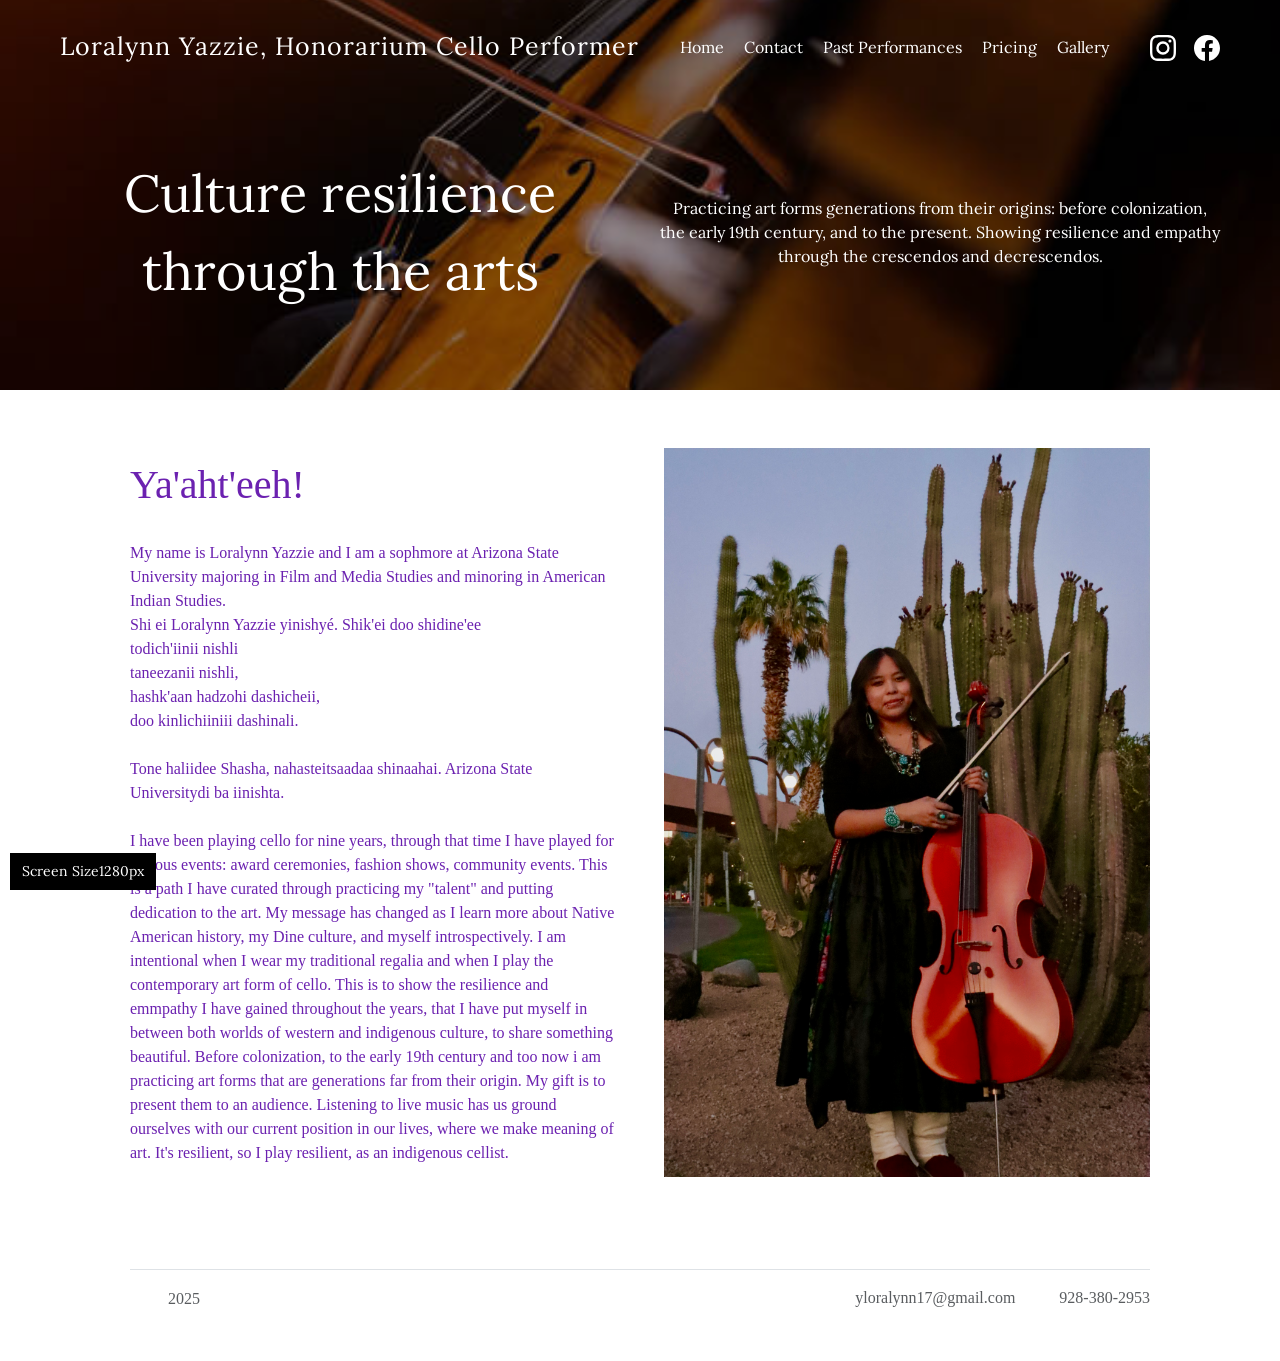
<file: index.html>
<!DOCTYPE html>
<html lang="en">

<head>
    <meta charset="UTF-8">
    <meta name="viewport" content="width=device-width, initial-scale=1.0">
    <title>Loralynn's Contact & Info Website</title>

    <!-- Bootstrap CSS -->
    <link href="https://cdn.jsdelivr.net/npm/bootstrap@5.3.3/dist/css/bootstrap.min.css" rel="stylesheet"
        integrity="sha384-QWTKZyjpPEjISv5WaRU9OFeRpok6YctnYmDr5pNlyT2bRjXh0JMhjY6hW+ALEwIH" crossorigin="anonymous">

    <!-- Google Font: Lora -->
    <link href="https://fonts.googleapis.com/css2?family=Lora:wght@400;700&display=swap" rel="stylesheet">

    <link rel="stylesheet" href="styles.css">

    <style>
        /* Lora font for headings */
        /* Global font & color */
      body {
        font-family: 'Lora', serif;
        color: rgb(107, 33, 176);
      }

    </style>
</head>

<body>
<div class="hero">

  <div class="header">
    
    <div class="header-top">
      <div class="header-title">
        Loralynn Yazzie, Honorarium Cello Performer
      </div>

      <div class="header-links">
        <!-- Page links -->
        <a href="index.html" class="page-link">Home</a>
        <a href="contact.html" class="page-link">Contact</a>
        <a href="pastPerformances.html" class="page-link">Past Performances</a>
        <a href="pricing.html" class="page-link">Pricing</a>
        <a href="gallery.html" class="page-link">Gallery</a>
      </div>
      
      <div class="header-icons">
        <a href="https://www.instagram.com/ohjgeez" target="_blank">
          <img src="./photos/instagram.svg" alt="Instagram">
        </a>

        <a href="https://www.facebook.com/loralynn.yazzie.3" target="_blank">
          <img src="./photos/facebook.svg" alt="Facebook">
        </a>
      </div>
    </div>

    <div class="header-bottom">
      <div class="hero-text-large">
        Culture resilience through the arts
      </div>

      <div class="hero-text-small">
      
        Practicing art forms generations from
        their origins: before colonization, the 
        early 19th century, and to the present.
        Showing resilience and empathy through
        the crescendos and decrescendos.
      </div>
    </div>

  </div>

</div>


<div class="screen-test">Screen Size</div>

<div class="container">
  <div class="row flex-lg-row-reverse align-items-center g-5 py-5">
    <div class="col-10 col-sm-8 col-lg-6 d-flex justify-content-center">
       <img src="./photos/IMG_1550.jpg" class="responsive-img" alt="Loralynns Picture" loading="lazy">
    </div>
    <div class="col-lg-6">
      <h1>Ya'aht'eeh!</h1>
      <br class="lead">
            My name is Loralynn Yazzie and I am a sophmore at Arizona State University
            majoring in Film and Media Studies and minoring in American Indian Studies.</br>

            Shi ei Loralynn Yazzie yinishyé. Shik'ei doo shidine'ee
            </br>todich'iinii nishli</br>
            taneezanii nishli,</br>
            hashk'aan hadzohi dashicheii,</br>
            doo kinlichiiniii dashinali.</br></br>
            Tone haliidee Shasha, nahasteitsaadaa shinaahai. Arizona State Universitydi 
            ba iinishta.</br></br>
            I have been playing cello for nine years, through that time I have played for
            various events: award ceremonies, fashion shows, community events. This is a
            path I have curated through practicing my "talent" and putting dedication to the
            art. My message has changed as I learn more about Native American history, my
            Dine culture, and myself introspectively. I am intentional when I wear my
            traditional regalia and when I play the contemporary art form of cello. This is to
            show the resilience and emmpathy I have gained throughout the years, that I have
            put myself in between both worlds of western and indigenous culture, to share
            something beautiful. Before colonization, to the early 19th century and too now
            i am practicing art forms that are generations far from their origin. My gift
            is to present them to an audience. Listening to live music has us ground ourselves
            with our current position in our lives, where we make meaning of art. It's
            resilient, so I play resilient, as an indigenous cellist.
        

    </div>
  </div>
</div>









  <div class="container">
    <footer class="d-flex flex-wrap justify-content-between align-items-center py-3 my-4 border-top">
      <div class="col-md-4 d-flex align-items-center">
        <a href="/" class="mb-3 me-2 mb-md-0 text-body-secondary text-decoration-none lh-1">
          <svg class="bi" width="30" height="24"><use xlink:href="#bootstrap"></use></svg>
        </a>
        <span class="mb-3 mb-md-0 text-body-secondary">2025</span>
      </div>
  
      <ul class="nav col-md-4 justify-content-end list-unstyled d-flex">
        <li class="ms-3"><a class="text-body-secondary lora-font" href="mailto:yloralynn17@gmail.com" style="text-decoration: none"><svg class="bi" width="24" height="24"><use xlink:href="#instagram"></use></svg>
        yloralynn17@gmail.com
        </a></li>
        <li class="ms-3"><a class="text-body-secondary lora-font" href="calito:928-380-2953" style="text-decoration: none"><svg class="bi" width="24" height="24"><use xlink:href="#twitter"></use></svg>
        928-380-2953
        </a></li>
      </ul>
    </footer>
  </div>
    

  </footer>
</div>
    



    <!-- Bootstrap JS & jQuery -->
    <script src="https://ajax.googleapis.com/ajax/libs/jquery/3.7.1/jquery.min.js"></script>
    <script src="https://cdn.jsdelivr.net/npm/bootstrap@5.3.3/dist/js/bootstrap.bundle.min.js"
        integrity="sha384-YvpcrYf0tY3lHB60NNkmXc5s9fDVZLESaAA55NDzOxhy9GkcIdslK1eN7N6jIeHz" crossorigin="anonymous">
    </script>
    
</body>

</html>
</file>
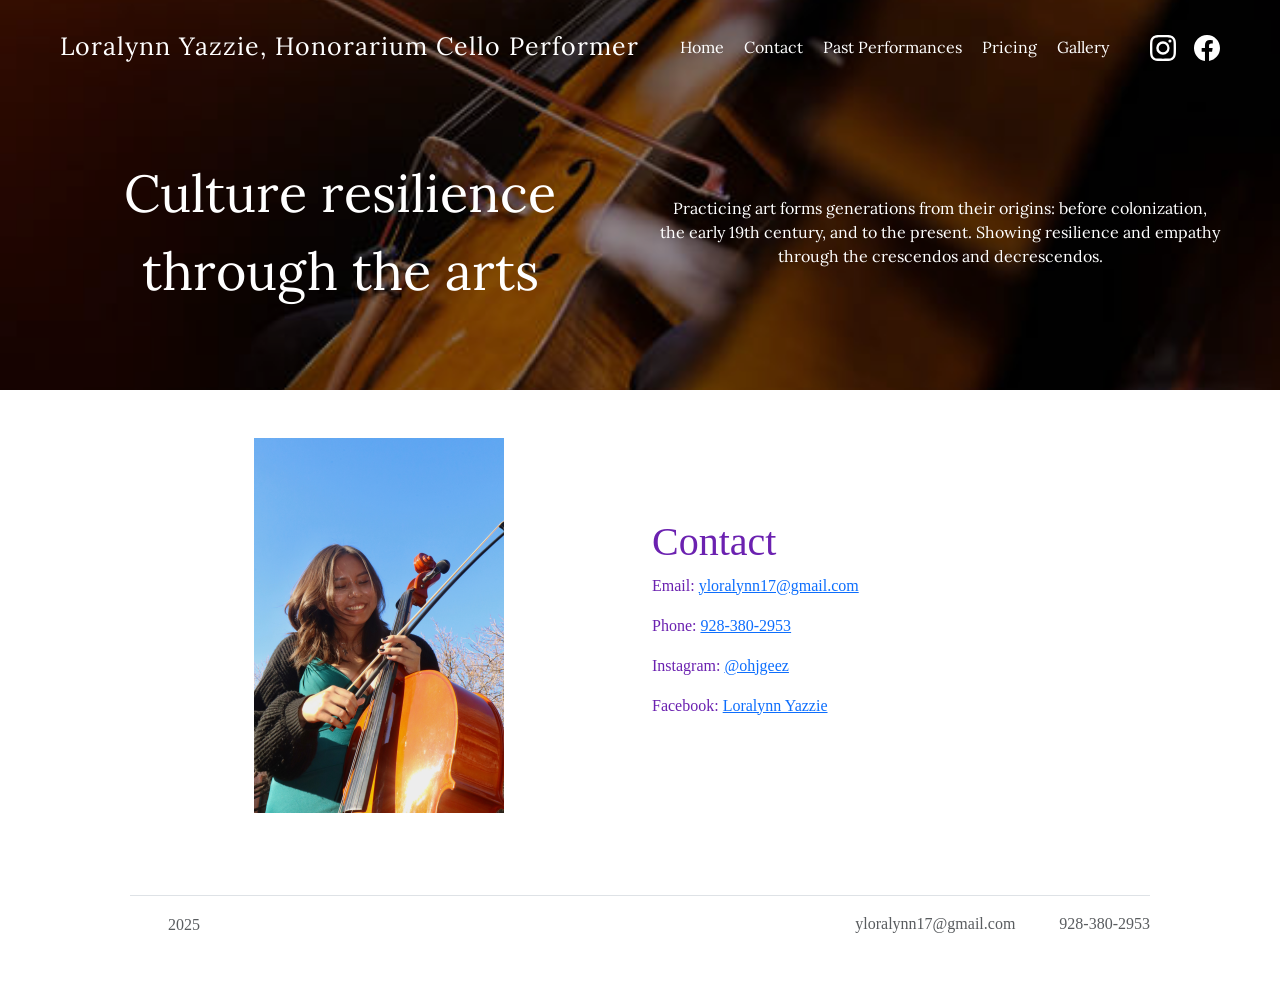
<file: contact.html>
<!DOCTYPE html>
<html lang="en">

<head>
    <meta charset="UTF-8">
    <meta name="viewport" content="width=device-width, initial-scale=1.0">
    <title>Loralynn's Contact & Info Website</title>

    <!-- Bootstrap CSS -->
    <link href="https://cdn.jsdelivr.net/npm/bootstrap@5.3.3/dist/css/bootstrap.min.css" rel="stylesheet"
        integrity="sha384-QWTKZyjpPEjISv5WaRU9OFeRpok6YctnYmDr5pNlyT2bRjXh0JMhjY6hW+ALEwIH" crossorigin="anonymous">

    <!-- Google Font: Lora -->
    <link href="https://fonts.googleapis.com/css2?family=Lora:wght@400;700&display=swap" rel="stylesheet">

    <link rel="stylesheet" href="styles.css">

    <style>
        /* Lora font for headings */
        /* Global font & color */
      body {
        font-family: 'Lora', serif;
        color: rgb(107, 33, 176);
      }

    </style>
</head>

<body>
<div class="hero">

  <div class="header">
    
    <div class="header-top">
      <div class="header-title">
        Loralynn Yazzie, Honorarium Cello Performer
      </div>

      <div class="header-links">
        <!-- Page links -->
        <a href="index.html" class="page-link">Home</a>
        <a href="contact.html" class="page-link">Contact</a>
        <a href="pastPerformances.html" class="page-link">Past Performances</a>
        <a href="pricing.html" class="page-link">Pricing</a>
        <a href="gallery.html" class="page-link">Gallery</a>
      </div>
      
      <div class="header-icons">
        <a href="https://www.instagram.com/ohjgeez" target="_blank">
          <img src="./photos/instagram.svg" alt="Instagram">
        </a>

        <a href="https://www.facebook.com/loralynn.yazzie.3" target="_blank">
          <img src="./photos/facebook.svg" alt="Facebook">
        </a>
      </div>

      
    </div>

    <div class="header-bottom">
      <div class="hero-text-large">
        Culture resilience through the arts
      </div>

      <div class="hero-text-small">
      
        Practicing art forms generations from
        their origins: before colonization, the 
        early 19th century, and to the present.
        Showing resilience and empathy through
        the crescendos and decrescendos.
      </div>
    </div>

  </div>

</div>

<div class="container py-5">
  <div class="row align-items-center">
    <!-- Image column -->
    <div class="col-12 col-md-6 d-flex justify-content-center">
      <img src="./photos/IMG_0744.jpeg" class="responsive-img img-fluid" style="max-width: 250px;" alt="Loralynn's Picture" loading="lazy">
    </div>

    <!-- Text column -->
    <div class="col-12 col-md-6">
      <h1>Contact</h1>
      <p>Email: <a href="mailto:yloralynn17@gmail.com">yloralynn17@gmail.com</a></p>
      <p>Phone: <a href="tel:9283802953">928-380-2953</a></p>
      <p>Instagram: <a href="https://www.instagram.com/ohjgeez" target="_blank">@ohjgeez</a></p>
      <p>Facebook: <a href="https://www.facebook.com/loralynn.yazzie.3" target="_blank">Loralynn Yazzie</a></p>
    </div>
  </div>
</div>


<div class="container">
    <footer class="d-flex flex-wrap justify-content-between align-items-center py-3 my-4 border-top">
      <div class="col-md-4 d-flex align-items-center">
        <a href="/" class="mb-3 me-2 mb-md-0 text-body-secondary text-decoration-none lh-1">
          <svg class="bi" width="30" height="24"><use xlink:href="#bootstrap"></use></svg>
        </a>
        <span class="mb-3 mb-md-0 text-body-secondary">2025</span>
      </div>
  
      <ul class="nav col-md-4 justify-content-end list-unstyled d-flex">
        <li class="ms-3"><a class="text-body-secondary lora-font" href="mailto:yloralynn17@gmail.com" style="text-decoration: none"><svg class="bi" width="24" height="24"><use xlink:href="#instagram"></use></svg>
        yloralynn17@gmail.com
        </a></li>
        <li class="ms-3"><a class="text-body-secondary lora-font" href="calito:928-380-2953" style="text-decoration: none"><svg class="bi" width="24" height="24"><use xlink:href="#twitter"></use></svg>
        928-380-2953
        </a></li>
      </ul>
    </footer>
  </div>
    

  </footer>
</div>
</file>
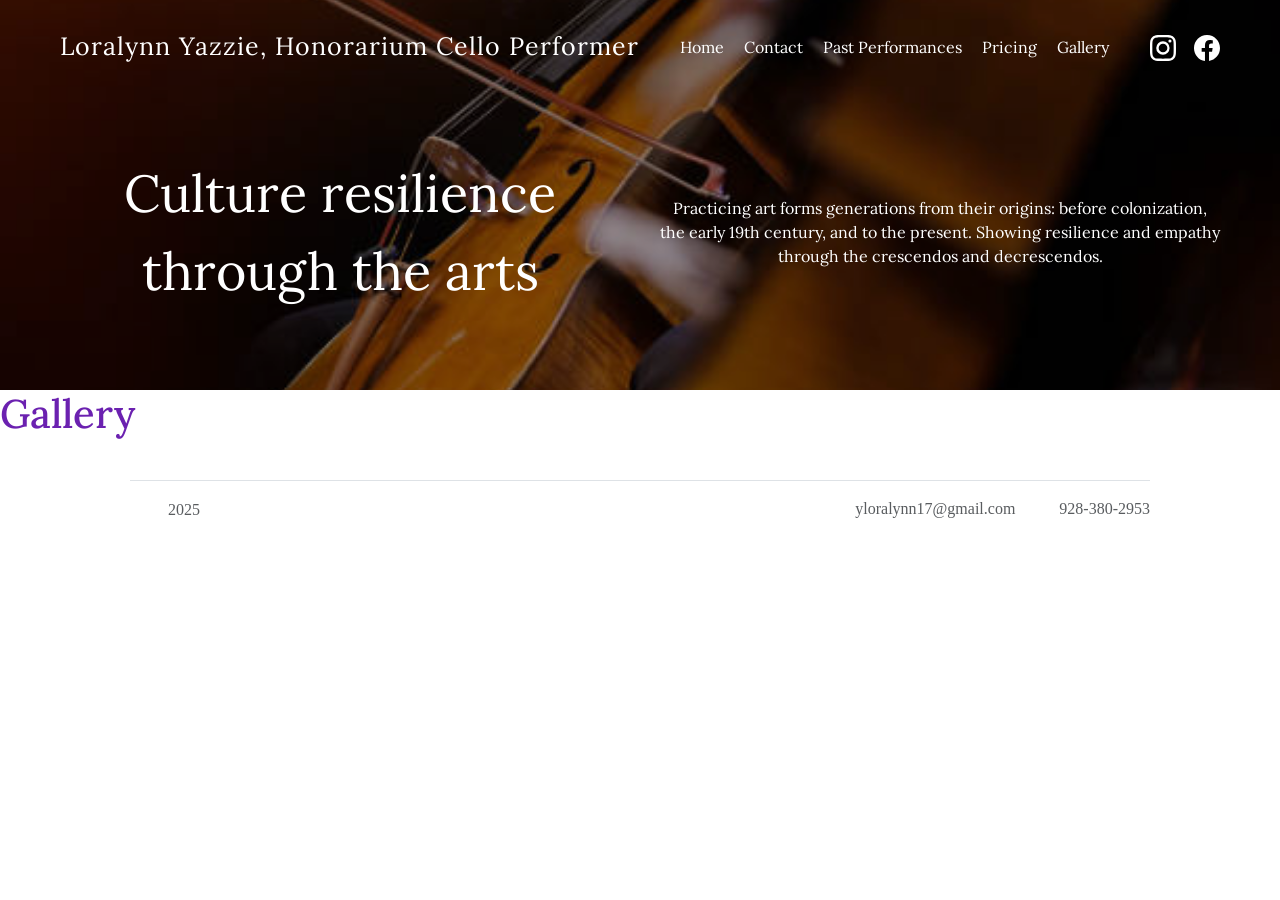
<file: gallery.html>
<!DOCTYPE html>
<html lang="en">

<head>
    <meta charset="UTF-8">
    <meta name="viewport" content="width=device-width, initial-scale=1.0">
    <title>Loralynn's Contact & Info Website</title>

    <!-- Bootstrap CSS -->
    <link href="https://cdn.jsdelivr.net/npm/bootstrap@5.3.3/dist/css/bootstrap.min.css" rel="stylesheet"
        integrity="sha384-QWTKZyjpPEjISv5WaRU9OFeRpok6YctnYmDr5pNlyT2bRjXh0JMhjY6hW+ALEwIH" crossorigin="anonymous">

    <!-- Google Font: Lora -->
    <link href="https://fonts.googleapis.com/css2?family=Lora:wght@400;700&display=swap" rel="stylesheet">

    <link rel="stylesheet" href="styles.css">

    <style>
        /* Lora font for headings */
        /* Global font & color */
      body {
        font-family: 'Lora', serif;
        color: rgb(107, 33, 176);
      }

    </style>
</head>

<body>
<div class="hero">

  <div class="header">
    
    <div class="header-top">
      <div class="header-title">
        Loralynn Yazzie, Honorarium Cello Performer
      </div>

      <div class="header-links">
        <!-- Page links -->
        <a href="index.html" class="page-link">Home</a>
        <a href="contact.html" class="page-link">Contact</a>
        <a href="pastPerformances.html" class="page-link">Past Performances</a>
        <a href="pricing.html" class="page-link">Pricing</a>
        <a href="gallery.html" class="page-link">Gallery</a>
      </div>
      
      <div class="header-icons">
        <a href="https://www.instagram.com/ohjgeez" target="_blank">
          <img src="./photos/instagram.svg" alt="Instagram">
        </a>

        <a href="https://www.facebook.com/loralynn.yazzie.3" target="_blank">
          <img src="./photos/facebook.svg" alt="Facebook">
        </a>
      </div>
    </div>

    <div class="header-bottom">
      <div class="hero-text-large">
        Culture resilience through the arts
      </div>

      <div class="hero-text-small">
      
        Practicing art forms generations from
        their origins: before colonization, the 
        early 19th century, and to the present.
        Showing resilience and empathy through
        the crescendos and decrescendos.
      </div>
    </div>

  </div>

</div>

<h1>Gallery</h1>

<div class="container">
    <footer class="d-flex flex-wrap justify-content-between align-items-center py-3 my-4 border-top">
      <div class="col-md-4 d-flex align-items-center">
        <a href="/" class="mb-3 me-2 mb-md-0 text-body-secondary text-decoration-none lh-1">
          <svg class="bi" width="30" height="24"><use xlink:href="#bootstrap"></use></svg>
        </a>
        <span class="mb-3 mb-md-0 text-body-secondary">2025</span>
      </div>
  
      <ul class="nav col-md-4 justify-content-end list-unstyled d-flex">
        <li class="ms-3"><a class="text-body-secondary lora-font" href="mailto:yloralynn17@gmail.com" style="text-decoration: none"><svg class="bi" width="24" height="24"><use xlink:href="#instagram"></use></svg>
        yloralynn17@gmail.com
        </a></li>
        <li class="ms-3"><a class="text-body-secondary lora-font" href="calito:928-380-2953" style="text-decoration: none"><svg class="bi" width="24" height="24"><use xlink:href="#twitter"></use></svg>
        928-380-2953
        </a></li>
      </ul>
    </footer>
  </div>
    

  </footer>
</div>
</file>
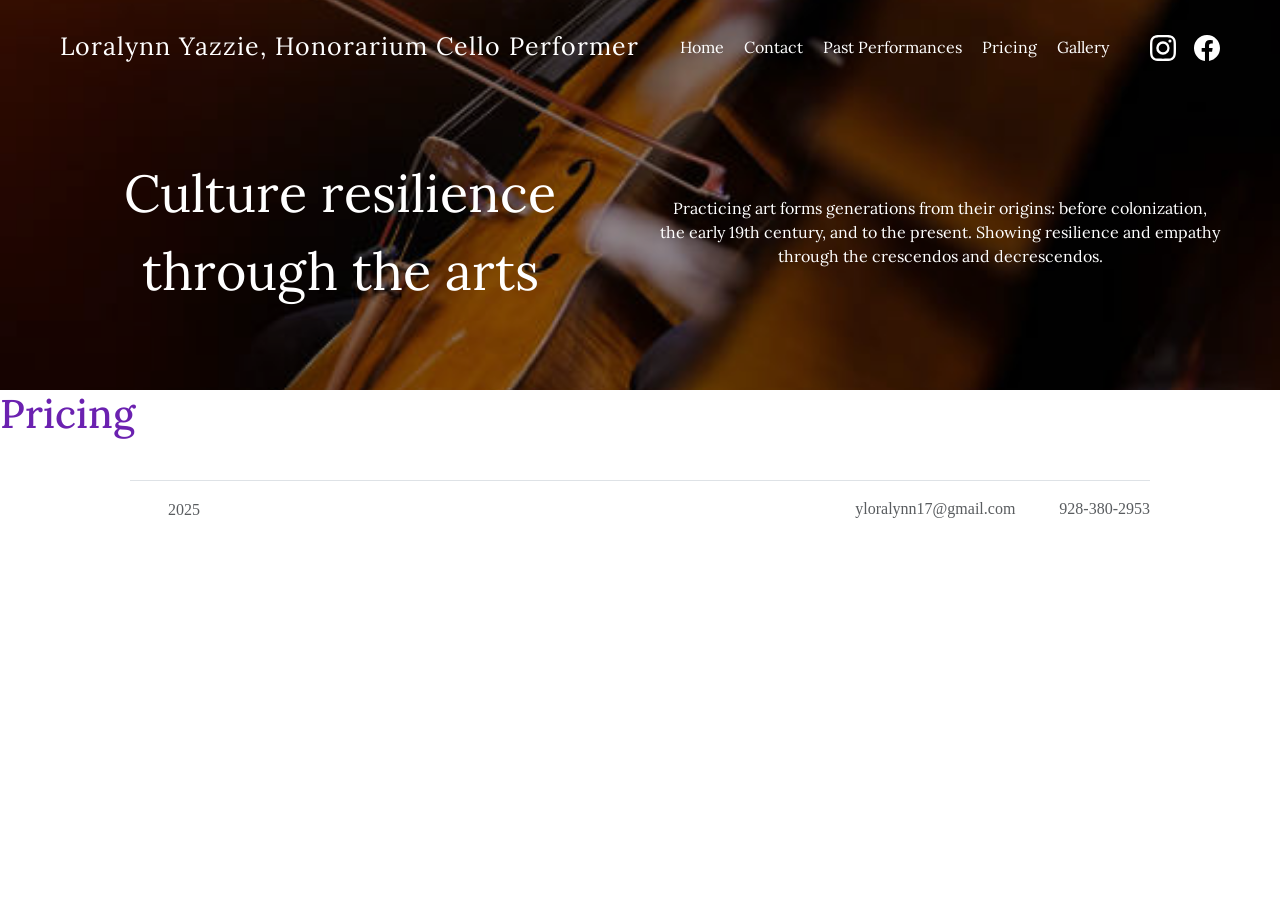
<file: pricing.html>
<!DOCTYPE html>
<html lang="en">

<head>
    <meta charset="UTF-8">
    <meta name="viewport" content="width=device-width, initial-scale=1.0">
    <title>Loralynn's Contact & Info Website</title>

    <!-- Bootstrap CSS -->
    <link href="https://cdn.jsdelivr.net/npm/bootstrap@5.3.3/dist/css/bootstrap.min.css" rel="stylesheet"
        integrity="sha384-QWTKZyjpPEjISv5WaRU9OFeRpok6YctnYmDr5pNlyT2bRjXh0JMhjY6hW+ALEwIH" crossorigin="anonymous">

    <!-- Google Font: Lora -->
    <link href="https://fonts.googleapis.com/css2?family=Lora:wght@400;700&display=swap" rel="stylesheet">

    <link rel="stylesheet" href="styles.css">

    <style>
        /* Lora font for headings */
        /* Global font & color */
      body {
        font-family: 'Lora', serif;
        color: rgb(107, 33, 176);
      }

    </style>
</head>

<body>
<div class="hero">

  <div class="header">
    
    <div class="header-top">
      <div class="header-title">
        Loralynn Yazzie, Honorarium Cello Performer
      </div>

      <div class="header-links">
        <!-- Page links -->
        <a href="index.html" class="page-link">Home</a>
        <a href="contact.html" class="page-link">Contact</a>
        <a href="pastPerformances.html" class="page-link">Past Performances</a>
        <a href="pricing.html" class="page-link">Pricing</a>
        <a href="gallery.html" class="page-link">Gallery</a>
      </div>
      
      <div class="header-icons">
        <a href="https://www.instagram.com/ohjgeez" target="_blank">
          <img src="./photos/instagram.svg" alt="Instagram">
        </a>

        <a href="https://www.facebook.com/loralynn.yazzie.3" target="_blank">
          <img src="./photos/facebook.svg" alt="Facebook">
        </a>
      </div>
    </div>

    <div class="header-bottom">
      <div class="hero-text-large">
        Culture resilience through the arts
      </div>

      <div class="hero-text-small">
      
        Practicing art forms generations from
        their origins: before colonization, the 
        early 19th century, and to the present.
        Showing resilience and empathy through
        the crescendos and decrescendos.
      </div>
    </div>

  </div>

</div>

<h1>Pricing</h1>

<div class="container">
    <footer class="d-flex flex-wrap justify-content-between align-items-center py-3 my-4 border-top">
      <div class="col-md-4 d-flex align-items-center">
        <a href="/" class="mb-3 me-2 mb-md-0 text-body-secondary text-decoration-none lh-1">
          <svg class="bi" width="30" height="24"><use xlink:href="#bootstrap"></use></svg>
        </a>
        <span class="mb-3 mb-md-0 text-body-secondary">2025</span>
      </div>
  
      <ul class="nav col-md-4 justify-content-end list-unstyled d-flex">
        <li class="ms-3"><a class="text-body-secondary lora-font" href="mailto:yloralynn17@gmail.com" style="text-decoration: none"><svg class="bi" width="24" height="24"><use xlink:href="#instagram"></use></svg>
        yloralynn17@gmail.com
        </a></li>
        <li class="ms-3"><a class="text-body-secondary lora-font" href="calito:928-380-2953" style="text-decoration: none"><svg class="bi" width="24" height="24"><use xlink:href="#twitter"></use></svg>
        928-380-2953
        </a></li>
      </ul>
    </footer>
  </div>
    

  </footer>
</div>
</file>
<file: styles.css>
body {
  font-family: 'Lora', serif;
  font-weight: normal;
}
.container {
  color: rgb(107, 33, 176); /* purple text */
  font-family: 'Georgia', serif;
  padding: 10px 60px;
}
.hero {
  background-image: url("./photos/celloPlayer.jpg");
  background-size: cover;
  background-position: center;
  position: relative;
  color: white;
}
.hero::before {
  content: "";
  position: absolute;
  inset: 0;
  background: rgba(0,0,0,0.35);
}

.hero * {
  position: relative;
  z-index: 1;
}
.header {
  padding: 20px 60px 80px 60px;
}

.header-top {
  display: flex;
  justify-content: space-between;
  align-items: center;
}

.header-icons {
  display: flex;
  gap: 18px;
  align-items: center;
}

.header-title {
  font-size: 25px;
  letter-spacing: 1px;
}

.header-links {
  display: flex;
  flex-wrap: wrap;
  gap: 10px 20px; /* vertical + horizontal spacing */
  margin: 15px;
}

.header-icons img {
  width: 26px;
  filter: invert(100%);
  transition: transform 0.3s ease;
}

.header-icons img:hover {
  transform: scale(1.2);
}

.contact {
  cursor: pointer;
  transition: transform 0.3s ease;
}



.contact:hover,
.page-link:hover {
  transform: scale(1.1);
  transition: transform 0.3s ease;
}
.header-bottom {
  display: flex;
  margin-top: 80px;
  align-items: center;
}


.hero-text-large {
  flex: 1;
  text-align: center;
  font-size: 52px;
  padding: 0px;
  align-items: center;
  margin-right: 20px;
}


.hero-text-small {
  flex: 1;
  text-align: center;
  margin-left: 20px;
}

.responsive-img {
  width: 100%;
  height: auto;
}






@media (max-width: 768px) {

  .header {
    padding: 10px 10px 50px 10px;
  }
  .header-top {
    flex-direction: column;
    margin-top: 10px;
    text-align: center;
  }

  .header-icons {
    justify-content: center;
  }

  .header-bottom {
    flex-direction: column;
    gap: 25px;
    margin-top: 10px;
  }

  .hero-text-large {
    font-size: 30px;
  }
  .header-links {

    justify-content: center;
  }

  
}
@media (max-width: 375px) {

  .header {
    padding: 10px 10px 50px 10px;
  }
  .header-top {
    flex-direction: column;
    text-align: center;
  }

  .header-icons {
    justify-content: center;
  }

  .header-bottom {
    flex-direction: column;
    display: flex;
    margin-top: 30px;
    align-items: center;
  }


  .hero-text-large {
    font-size: 30px;
  }
  .header-links {
    justify-content: center;
    display: flex;
    flex-wrap: wrap;
    gap: 10px 20px; /* vertical + horizontal spacing */
    margin: 0px
  }

  

  
}

.screen-test {
  position: fixed;
  bottom: 10px;
  left: 10px;
  background: black;
  color: white;
  padding: 8px 12px;
  font-size: 14px;
  z-index: 9999;
}

/* Phone */
@media (max-width: 375px) {
  .screen-test::after {
    content: "375px";
  }
}

/* Tablet */
@media (min-width: 376px) and (max-width: 744px) {
  .screen-test::after {
    content: "744px";
  }
}

/* Desktop */
@media (min-width: 745px) {
  .screen-test::after {
    content: "1280px";
  }
}
</file>
